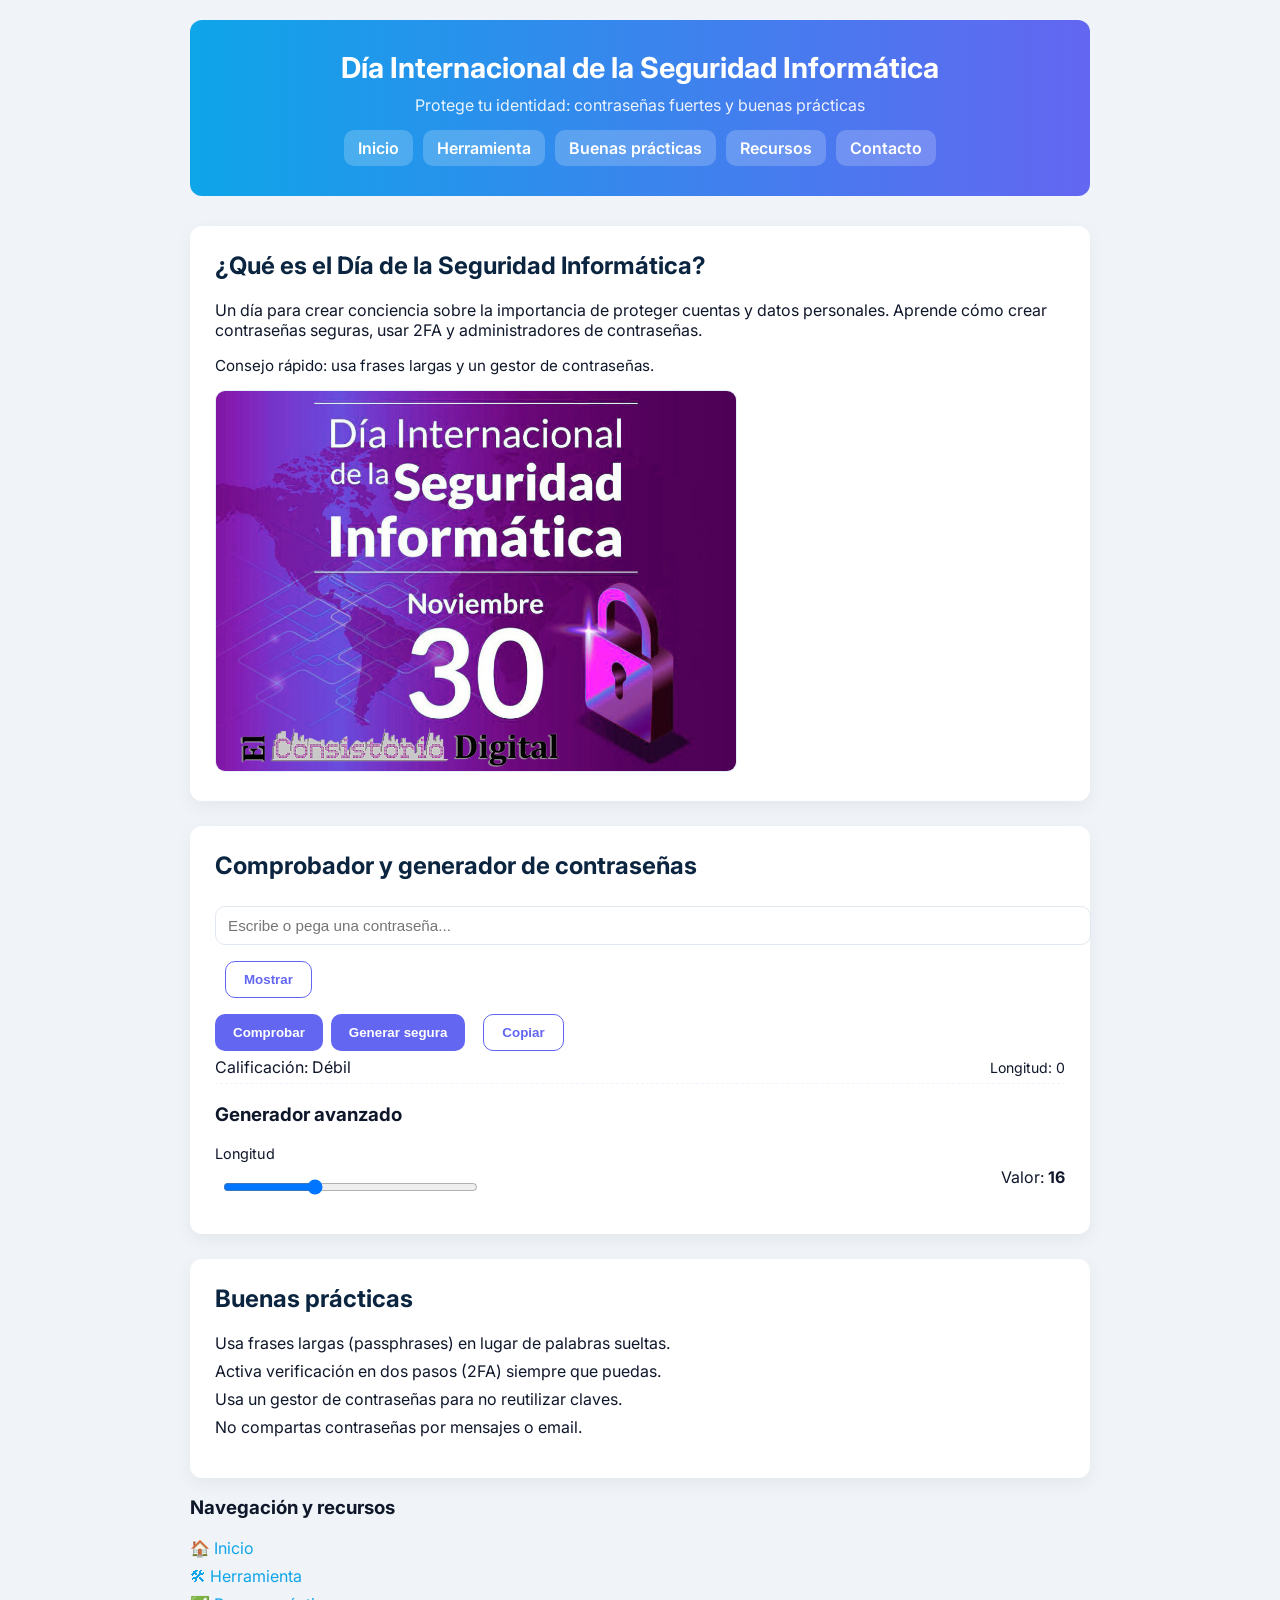
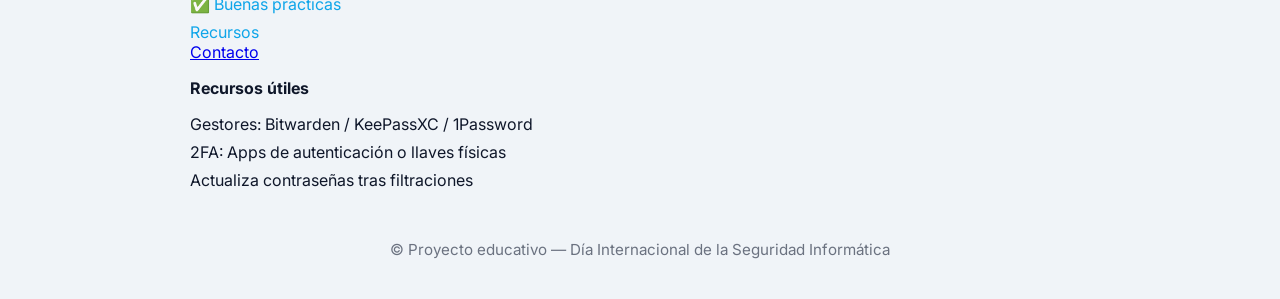
<file: index.html>
<!doctype html>
<html lang="es">
<head>
  <meta charset="utf-8" />
  <meta name="viewport" content="width=device-width,initial-scale=1" />
  <title>Día de la Seguridad Informática — Contraseñas Seguras</title>
  <meta name="description" content="Consejos y herramientas para crear contraseñas seguras.">

  <!-- Fuente -->
  <link href="https://fonts.googleapis.com/css2?family=Inter:wght@300;400;600;700&display=swap" rel="stylesheet">

  <!-- Archivo CSS -->
  <link rel="stylesheet" href="styles.css">
</head>

<body>
  <div class="page">
    <!-- Header principal -->
    <header class="site" role="banner">
      <div>
        <h1>Día Internacional de la Seguridad Informática</h1>
        <p>Protege tu identidad: contraseñas fuertes y buenas prácticas </p>
      </div>

      <nav class="topnav" aria-label="Navegación principal">
        <a href="index.html">Inicio</a>
        <a href="herramienta.html">Herramienta</a>
        <a href="buenas-practicas.html">Buenas prácticas</a>
        <a href="recursos.html">Recursos</a>
        <a href="contacto.html">Contacto</a>
        
      </nav>
    </header>

    <!-- Contenido principal -->
    <div class="content">
      <main class="card" role="main">
        
        <!-- Sección hero -->
        <section class="card-section hero" id="inicio" aria-labelledby="hero-title">
          <div class="text">
            <h2 id="hero-title">¿Qué es el Día de la Seguridad Informática?</h2>
            <p>Un día para crear conciencia sobre la importancia de proteger cuentas y datos personales. Aprende cómo crear contraseñas seguras, usar 2FA y administradores de contraseñas.</p>
            <p style="margin-top:8px; color:var(--muted); font-size:0.95rem">Consejo rápido: usa frases largas y un gestor de contraseñas.</p>
          </div>

          <div style="width:520px;">
            <img src="dia-seguridad-informatica-optimized.jpg.webp" alt="Maqueta de layout" style="width:100%; border-radius:10px; border:1px solid #e6eef8" />
          </div>
        </section>

        <!-- Herramienta -->
        <article class="card-section" id="herramienta" aria-labelledby="tool-title">
          <header><h2 class="section-title" id="tool-title">Comprobador y generador de contraseñas</h2></header>

          <div class="pw-tools">
            <div class="pw-row">
              <input id="pwInput" type="password" placeholder="Escribe o pega una contraseña..." aria-label="Contraseña">
              <button id="toggleReveal" class="ghost" aria-pressed="false">Mostrar</button>
            </div>

            <div style="display:flex; gap:8px;">
              <button id="checkBtn">Comprobar</button>
              <button id="genBtn">Generar segura</button>
              <button id="copyBtn" class="ghost">Copiar</button>
            </div>

            <div class="meter"><span id="meterBar"></span></div>

            <div style="display:flex; justify-content:space-between; margin-top:6px; align-items:center;">
              <div id="meterText" style="color:var(--muted)">Calificación: —</div>
              <div style="font-size:0.88rem; color:var(--muted)">Longitud: <span id="pwLen">0</span></div>
            </div>

            <hr style="border:none; border-top:1px dashed #eef5ff; margin:6px 0" />

            <!-- Generador avanzado -->
            <section aria-labelledby="gen-title">
              <h3 id="gen-title">Generador avanzado</h3>
              <div style="display:flex; gap:8px; align-items:center;">
                <label style="font-size:0.9rem; color:var(--muted)">
                  Longitud
                  <input id="lenRange" type="range" min="8" max="32" value="16" style="margin-left:8px" />
                </label>

                <div style="margin-left:auto; color:var(--muted)">Valor: <strong id="lenVal">16</strong></div>
              </div>
            </section>
          </div>
        </article>

        <!-- Buenas prácticas -->
        <section class="card-section" id="buenas-practicas" aria-labelledby="pract-title">
          <header><h2 class="section-title" id="pract-title">Buenas prácticas</h2></header>
          <ul class="tips">
            <li>Usa frases largas (passphrases) en lugar de palabras sueltas.</li>
            <li>Activa verificación en dos pasos (2FA) siempre que puedas.</li>
            <li>Usa un gestor de contraseñas para no reutilizar claves.</li>
            <li>No compartas contraseñas por mensajes o email.</li>
          </ul>
        </section>

      </main>

      <!-- Sidebar -->
      <aside class="sidebar" role="complementary" aria-labelledby="side-title">
        <h3 id="side-title">Navegación y recursos</h3>

        <nav aria-label="Navegación secundaria">
          <ul style="list-style:none; padding-left:0;">
            <li><a href="inicio.html">🏠 Inicio</a></li>
            <li><a href="herramienta.html">🛠 Herramienta</a></li>
            <li><a href="buenas-practicas.html">✅ Buenas prácticas</a></li>
            <li><a href="recursos.html">Recursos</a>
            </li><a href="contacto.html">Contacto</a>
          </ul>
        </nav>

        <strong>Recursos útiles</strong>
        <ul class="tips">
          <li>Gestores: Bitwarden / KeePassXC / 1Password</li>
          <li>2FA: Apps de autenticación o llaves físicas</li>
          <li>Actualiza contraseñas tras filtraciones</li>
        </ul>
      </aside>
    </div>

    <!-- Footer -->
    <footer class="page" role="contentinfo">
      © Proyecto educativo — Día Internacional de la Seguridad Informática
    </footer>
  </div>

  <!-- Archivo JS -->
  <script src="script.js"></script>

</body>
</html>
</file>
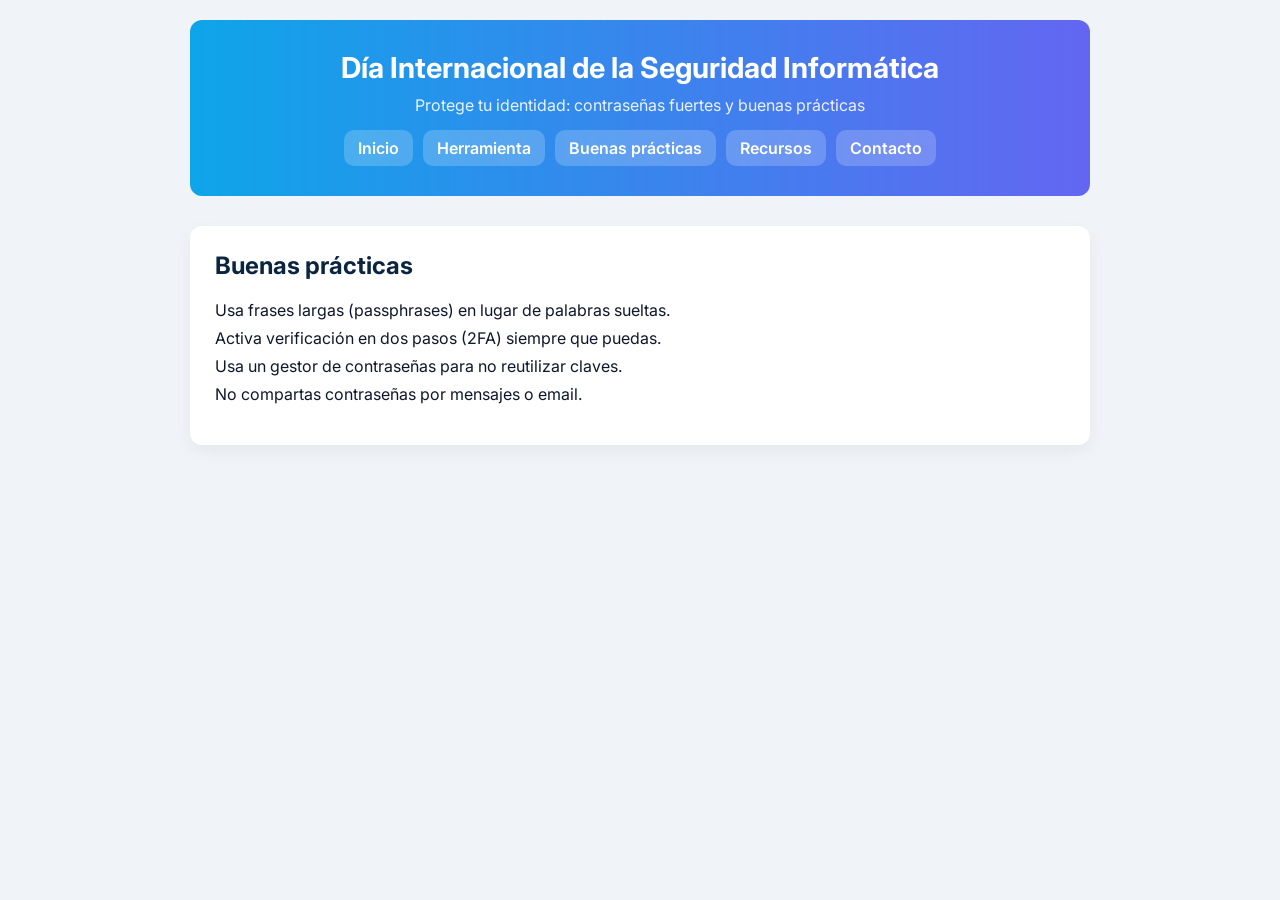
<file: buenas-practicas.html>
<!doctype html>
<html lang="es">
<head>
  <meta charset="utf-8" />
  <meta name="viewport" content="width=device-width,initial-scale=1" />
  <title>Día de la Seguridad Informática — Contraseñas Seguras</title>
  <meta name="description" content="Consejos y herramientas para crear contraseñas seguras.">

  <!-- Fuente -->
  <link href="https://fonts.googleapis.com/css2?family=Inter:wght@300;400;600;700&display=swap" rel="stylesheet">

  <!-- Archivo CSS -->
  <link rel="stylesheet" href="styles.css">
</head>

<body>
  <div class="page">
    <!-- Header principal -->
    <header class="site" role="banner">
      <div>
        <h1>Día Internacional de la Seguridad Informática</h1>
        <p>Protege tu identidad: contraseñas fuertes y buenas prácticas </p>
      </div>

      <nav class="topnav" aria-label="Navegación principal">
        <a href="index.html">Inicio</a>
        <a href="herramienta.html">Herramienta</a>
        <a href="buenas-practicas.html">Buenas prácticas</a>
        <a href="recursos.html">Recursos</a>
        <a href="contacto.html">Contacto</a>
        
      </nav>
    </header>
    
     <!-- Buenas prácticas -->
        <section class="card-section" id="buenas-practicas" aria-labelledby="pract-title">
          <header><h2 class="section-title" id="pract-title">Buenas prácticas</h2></header>
          <ul class="tips">
            <li>Usa frases largas (passphrases) en lugar de palabras sueltas.</li>
            <li>Activa verificación en dos pasos (2FA) siempre que puedas.</li>
            <li>Usa un gestor de contraseñas para no reutilizar claves.</li>
            <li>No compartas contraseñas por mensajes o email.</li>
          </ul>
        </section>

      </main>
</file>
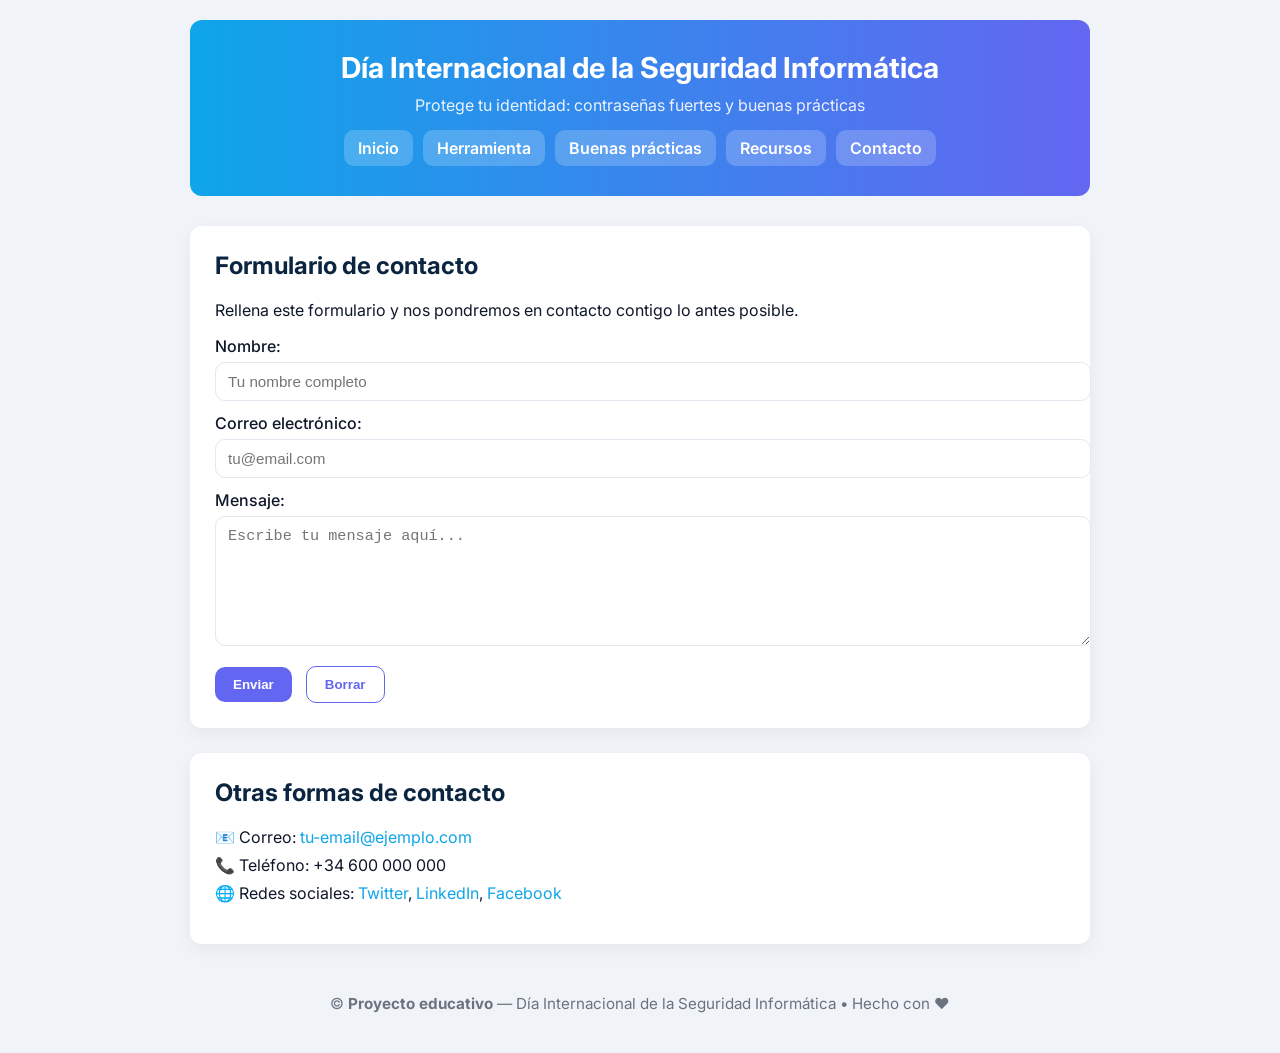
<file: contacto.html>
<!DOCTYPE html>
<html lang="es">
<head>
  <meta charset="UTF-8">
  <meta name="viewport" content="width=device-width, initial-scale=1.0">
  <title>Contacto — Seguridad Informática</title>
  <link href="https://fonts.googleapis.com/css2?family=Inter:wght@300;400;600;700&display=swap" rel="stylesheet">
  <style>
    body {
      font-family: 'Inter', sans-serif;
      margin: 0;
      background: #f0f4f8;
      color: #0f172a;
    }
    .page {
      max-width: 900px;
      margin: 0 auto;
      padding: 20px;
    }
    header.site {
      text-align: center;
      background: linear-gradient(90deg, #0ea5e9, #6366f1);
      color: #fff;
      border-radius: 12px;
      padding: 30px 20px;
      margin-bottom: 30px;
    }
    header.site h1 {
      margin: 0 0 10px;
      font-size: 1.8rem;
    }
    header.site p {
      margin: 0;
      opacity: 0.9;
    }
    nav.topnav {
      margin-top: 15px;
      display: flex;
      justify-content: center;
      gap: 10px;
      flex-wrap: wrap;
    }
    nav.topnav a {
      text-decoration: none;
      color: white;
      padding: 8px 14px;
      border-radius: 10px;
      font-weight: 600;
      background: rgba(255,255,255,0.2);
      transition: 0.3s;
    }
    nav.topnav a:hover {
      background: rgba(255,255,255,0.35);
    }

    main.card {
      display: flex;
      flex-direction: column;
      gap: 25px;
    }
    .card-section {
      background: #fff;
      border-radius: 12px;
      padding: 25px;
      box-shadow: 0 6px 18px rgba(0,0,0,0.05);
      transition: transform 0.2s, box-shadow 0.2s;
    }
    .card-section:hover {
      transform: translateY(-2px);
      box-shadow: 0 8px 22px rgba(0,0,0,0.08);
    }
    .card-section h2 {
      margin-top: 0;
      color: #0b2540;
    }
    form label {
      font-weight: 500;
      display: block;
      margin-top: 12px;
    }
    input, textarea {
      width: 100%;
      padding: 10px 12px;
      margin-top: 6px;
      border-radius: 10px;
      border: 1px solid #e2e8f0;
      font-size: 0.95rem;
    }
    button {
      background: #6366f1;
      color: white;
      border: none;
      padding: 10px 18px;
      border-radius: 10px;
      cursor: pointer;
      font-weight: 600;
      margin-top: 16px;
      transition: 0.2s;
    }
    button:hover {
      background: #4f46e5;
    }
    button.ghost {
      background: transparent;
      border: 1px solid #6366f1;
      color: #6366f1;
      margin-left: 10px;
    }
    ul {
      list-style: none;
      padding-left: 0;
    }
    ul li {
      margin-top: 8px;
    }
    ul li a {
      color: #0ea5e9;
      text-decoration: none;
    }
    ul li a:hover {
      text-decoration: underline;
    }
    footer.page {
      text-align: center;
      color: #6b7280;
      margin-top: 30px;
      font-size: 0.95rem;
    }
    @media (max-width:600px){
      nav.topnav {
        flex-direction: column;
      }
    }
  </style>
</head>
<body>
  <div class="page">
    <!-- Header principal -->
    <header class="site" role="banner">
      <div>
        <h1>Día Internacional de la Seguridad Informática</h1>
        <p>Protege tu identidad: contraseñas fuertes y buenas prácticas </p>
      </div>

      <nav class="topnav" aria-label="Navegación principal">
        <a href="index.html">Inicio</a>
        <a href="herramienta.html">Herramienta</a>
        <a href="buenas-practicas.html">Buenas prácticas</a>
        <a href="recursos.html">Recursos</a>
        <a href="contacto.html">Contacto</a>
        
      </nav>
    </header>

    <main class="card">
      <section class="card-section">
        <h2>Formulario de contacto</h2>
        <p>Rellena este formulario y nos pondremos en contacto contigo lo antes posible.</p>
        <form action="mailto:tu-email@ejemplo.com" method="post" enctype="text/plain">
          <label for="name">Nombre:</label>
          <input type="text" id="name" name="name" placeholder="Tu nombre completo" required>

          <label for="email">Correo electrónico:</label>
          <input type="email" id="email" name="email" placeholder="tu@email.com" required>

          <label for="message">Mensaje:</label>
          <textarea id="message" name="message" rows="6" placeholder="Escribe tu mensaje aquí..." required></textarea>

          <button type="submit">Enviar</button>
          <button type="reset" class="ghost">Borrar</button>
        </form>
      </section>

      <section class="card-section">
        <h2>Otras formas de contacto</h2>
        <ul>
          <li>📧 Correo: <a href="mailto:tu-email@ejemplo.com">tu-email@ejemplo.com</a></li>
          <li>📞 Teléfono: +34 600 000 000</li>
          <li>🌐 Redes sociales: 
            <a href="#">Twitter</a>, 
            <a href="#">LinkedIn</a>, 
            <a href="#">Facebook</a>
          </li>
        </ul>
      </section>
    </main>

    <footer class="page">
      © <strong>Proyecto educativo</strong> — Día Internacional de la Seguridad Informática • Hecho con ❤️
    </footer>
  </div>
</body>
</html>
</file>
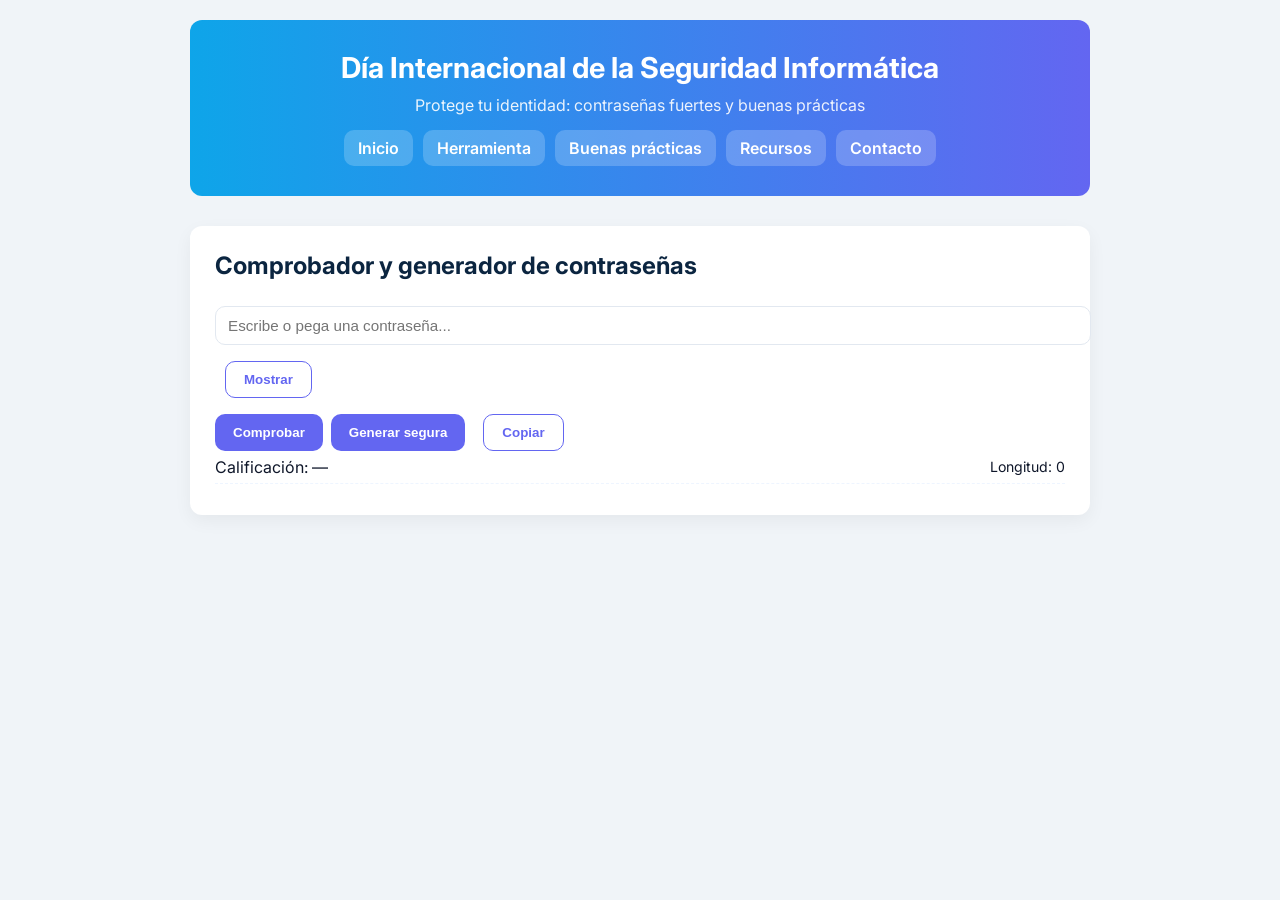
<file: herramienta.html>
<!doctype html>
<html lang="es">
<head>
  <meta charset="utf-8" />
  <meta name="viewport" content="width=device-width,initial-scale=1" />
  <title>Día de la Seguridad Informática — Contraseñas Seguras</title>
  <meta name="description" content="Consejos y herramientas para crear contraseñas seguras.">

  <!-- Fuente -->
  <link href="https://fonts.googleapis.com/css2?family=Inter:wght@300;400;600;700&display=swap" rel="stylesheet">

  <!-- Archivo CSS -->
  <link rel="stylesheet" href="styles.css">
</head>

<body>
  <div class="page">
    <!-- Header principal -->
    <header class="site" role="banner">
      <div>
        <h1>Día Internacional de la Seguridad Informática</h1>
        <p>Protege tu identidad: contraseñas fuertes y buenas prácticas </p>
      </div>

      <nav class="topnav" aria-label="Navegación principal">
        <a href="index.html">Inicio</a>
        <a href="herramienta.html">Herramienta</a>
        <a href="buenas-practicas.html">Buenas prácticas</a>
        <a href="recursos.html">Recursos</a>
        <a href="contacto.html">Contacto</a>
        
      </nav>
    </header>
      <!-- Herramienta -->
        <article class="card-section" id="herramienta" aria-labelledby="tool-title">
          <header><h2 class="section-title" id="tool-title">Comprobador y generador de contraseñas</h2></header>

          <div class="pw-tools">
            <div class="pw-row">
              <input id="pwInput" type="password" placeholder="Escribe o pega una contraseña..." aria-label="Contraseña">
              <button id="toggleReveal" class="ghost" aria-pressed="false">Mostrar</button>
            </div>

            <div style="display:flex; gap:8px;">
              <button id="checkBtn">Comprobar</button>
              <button id="genBtn">Generar segura</button>
              <button id="copyBtn" class="ghost">Copiar</button>
            </div>

            <div class="meter"><span id="meterBar"></span></div>

            <div style="display:flex; justify-content:space-between; margin-top:6px; align-items:center;">
              <div id="meterText" style="color:var(--muted)">Calificación: —</div>
              <div style="font-size:0.88rem; color:var(--muted)">Longitud: <span id="pwLen">0</span></div>
            </div>

            <hr style="border:none; border-top:1px dashed #eef5ff; margin:6px 0" />
</file>
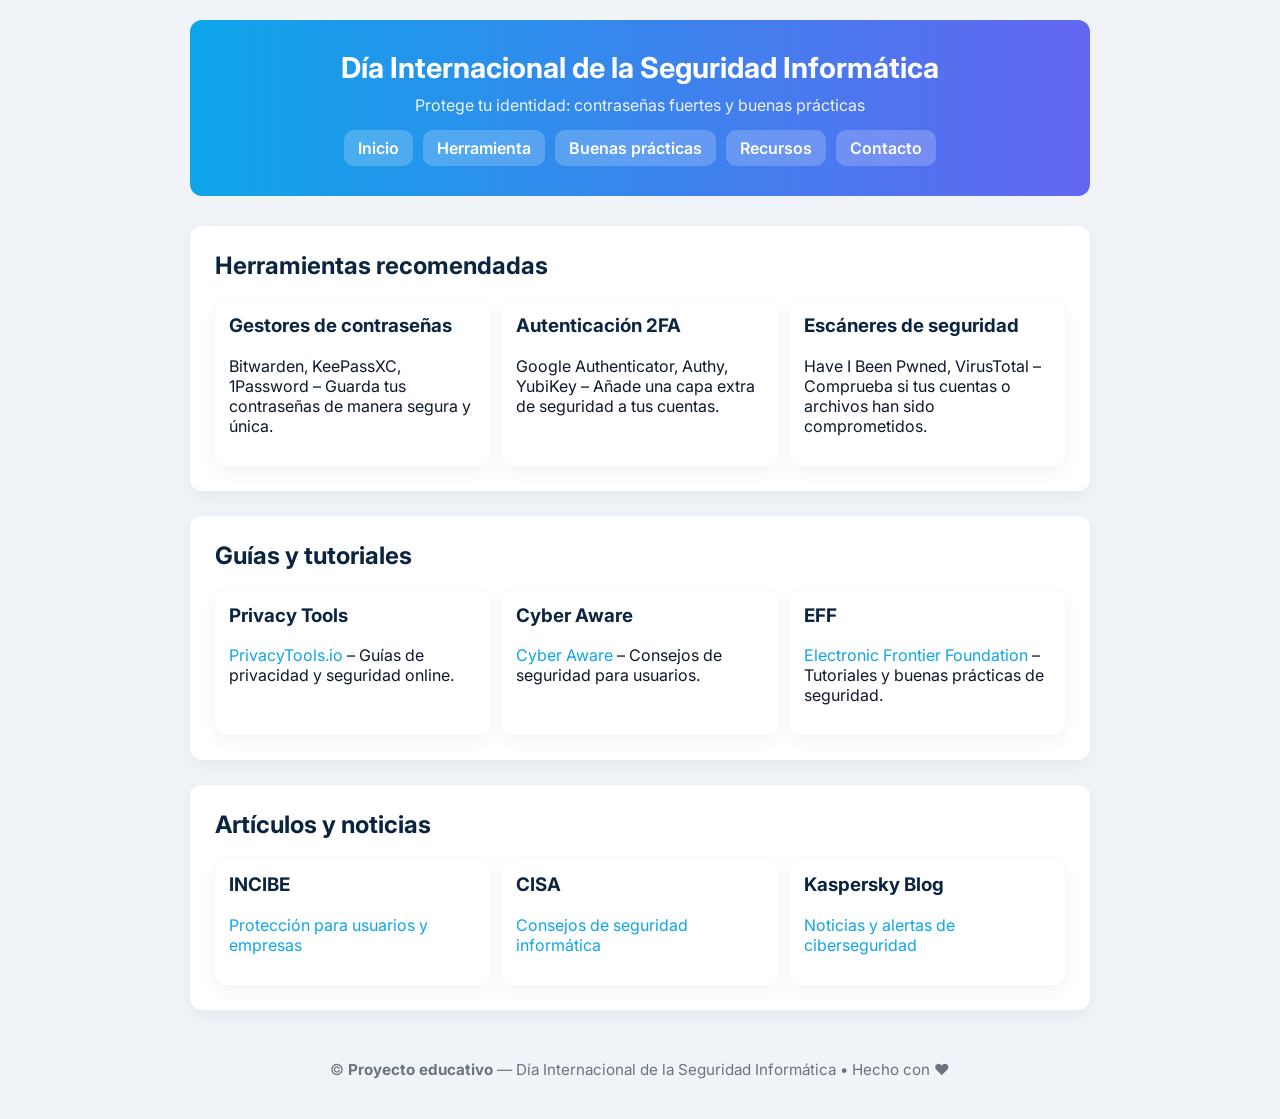
<file: recursos.html>
<!doctype html>
<html lang="es">
<head>
  <meta charset="utf-8" />
  <meta name="viewport" content="width=device-width,initial-scale=1" />
  <title>Día de la Seguridad Informática — Contraseñas Seguras</title>
  <meta name="description" content="Consejos y herramientas para crear contraseñas seguras.">

  <!-- Fuente -->
  <link href="https://fonts.googleapis.com/css2?family=Inter:wght@300;400;600;700&display=swap" rel="stylesheet">

  <!-- Archivo CSS -->
  <link rel="stylesheet" href="styles.css">
</head>

<body>
  <div class="page">
    <!-- Header principal -->
    <header class="site" role="banner">
      <div>
        <h1>Día Internacional de la Seguridad Informática</h1>
        <p>Protege tu identidad: contraseñas fuertes y buenas prácticas </p>
      </div>

      <nav class="topnav" aria-label="Navegación principal">
        <a href="index.html">Inicio</a>
        <a href="herramienta.html">Herramienta</a>
        <a href="buenas-practicas.html">Buenas prácticas</a>
        <a href="recursos.html">Recursos</a>
        <a href="contacto.html">Contacto</a>
        
      </nav>
    </header>

    <!-- Contenido principal -->
    <main class="card">
      <!-- Tarjetas de recursos -->
      <section class="card-section" aria-labelledby="herramientas-title">
        <header>
          <h2 id="herramientas-title">Herramientas recomendadas</h2>
        </header>
        <div class="grid-resources">
          <div class="resource-card">
            <h3>Gestores de contraseñas</h3>
            <p>Bitwarden, KeePassXC, 1Password – Guarda tus contraseñas de manera segura y única.</p>
          </div>
          <div class="resource-card">
            <h3>Autenticación 2FA</h3>
            <p>Google Authenticator, Authy, YubiKey – Añade una capa extra de seguridad a tus cuentas.</p>
          </div>
          <div class="resource-card">
            <h3>Escáneres de seguridad</h3>
            <p>Have I Been Pwned, VirusTotal – Comprueba si tus cuentas o archivos han sido comprometidos.</p>
          </div>
        </div>
      </section>

      <section class="card-section" aria-labelledby="guias-title">
        <header>
          <h2 id="guias-title">Guías y tutoriales</h2>
        </header>
        <div class="grid-resources">
          <div class="resource-card">
            <h3>Privacy Tools</h3>
            <p><a href="https://www.privacytools.io/" target="_blank">PrivacyTools.io</a> – Guías de privacidad y seguridad online.</p>
          </div>
          <div class="resource-card">
            <h3>Cyber Aware</h3>
            <p><a href="https://www.cyberaware.gov.uk/" target="_blank">Cyber Aware</a> – Consejos de seguridad para usuarios.</p>
          </div>
          <div class="resource-card">
            <h3>EFF</h3>
            <p><a href="https://www.eff.org/" target="_blank">Electronic Frontier Foundation</a> – Tutoriales y buenas prácticas de seguridad.</p>
          </div>
        </div>
      </section>

      <section class="card-section" aria-labelledby="articulos-title">
        <header>
          <h2 id="articulos-title">Artículos y noticias</h2>
        </header>
        <div class="grid-resources">
          <div class="resource-card">
            <h3>INCIBE</h3>
            <p><a href="https://www.incibe.es/protege-tu-empresa" target="_blank">Protección para usuarios y empresas</a></p>
          </div>
          <div class="resource-card">
            <h3>CISA</h3>
            <p><a href="https://www.cisa.gov/uscert/ncas/tips" target="_blank">Consejos de seguridad informática</a></p>
          </div>
          <div class="resource-card">
            <h3>Kaspersky Blog</h3>
            <p><a href="https://www.kaspersky.es/blog" target="_blank">Noticias y alertas de ciberseguridad</a></p>
          </div>
        </div>
      </section>
    </main>

    <!-- Footer -->
    <footer class="page">
      © <strong>Proyecto educativo</strong> — Día Internacional de la Seguridad Informática • Hecho con ❤️
    </footer>
  </div>

  <!-- Estilos específicos para las tarjetas -->
  <style>
    .grid-resources {
      display: grid;
      grid-template-columns: repeat(auto-fit, minmax(240px, 1fr));
      gap: 12px;
      margin-top: 10px;
    }
    .resource-card {
      background: #ffffff;
      border-radius: 12px;
      padding: 14px;
      box-shadow: 0 6px 18px rgba(0,0,0,0.05);
      transition: transform 0.2s, box-shadow 0.2s;
    }
    .resource-card:hover {
      transform: translateY(-3px);
      box-shadow: 0 8px 20px rgba(0,0,0,0.08);
    }
    .resource-card h3 {
      margin-top: 0;
      color: #0b2540;
    }
    .resource-card a {
      color: #0ea5e9;
      text-decoration: none;
    }
    .resource-card a:hover {
      text-decoration: underline;
    }
  </style>
</body>
</html>
</file>
<file: styles.css>
body {
      font-family: 'Inter', sans-serif;
      margin: 0;
      background: #f0f4f8;
      color: #0f172a;
    }
    .page {
      max-width: 900px;
      margin: 0 auto;
      padding: 20px;
    }
    header.site {
      text-align: center;
      background: linear-gradient(90deg, #0ea5e9, #6366f1);
      color: #fff;
      border-radius: 12px;
      padding: 30px 20px;
      margin-bottom: 30px;
    }
    header.site h1 {
      margin: 0 0 10px;
      font-size: 1.8rem;
    }
    header.site p {
      margin: 0;
      opacity: 0.9;
    }
    nav.topnav {
      margin-top: 15px;
      display: flex;
      justify-content: center;
      gap: 10px;
      flex-wrap: wrap;
    }
    nav.topnav a {
      text-decoration: none;
      color: white;
      padding: 8px 14px;
      border-radius: 10px;
      font-weight: 600;
      background: rgba(255,255,255,0.2);
      transition: 0.3s;
    }
    nav.topnav a:hover {
      background: rgba(255,255,255,0.35);
    }

    main.card {
      display: flex;
      flex-direction: column;
      gap: 25px;
    }
    .card-section {
      background: #fff;
      border-radius: 12px;
      padding: 25px;
      box-shadow: 0 6px 18px rgba(0,0,0,0.05);
      transition: transform 0.2s, box-shadow 0.2s;
    }
    .card-section:hover {
      transform: translateY(-2px);
      box-shadow: 0 8px 22px rgba(0,0,0,0.08);
    }
    .card-section h2 {
      margin-top: 0;
      color: #0b2540;
    }
    form label {
      font-weight: 500;
      display: block;
      margin-top: 12px;
    }
    input, textarea {
      width: 100%;
      padding: 10px 12px;
      margin-top: 6px;
      border-radius: 10px;
      border: 1px solid #e2e8f0;
      font-size: 0.95rem;
    }
    button {
      background: #6366f1;
      color: white;
      border: none;
      padding: 10px 18px;
      border-radius: 10px;
      cursor: pointer;
      font-weight: 600;
      margin-top: 16px;
      transition: 0.2s;
    }
    button:hover {
      background: #4f46e5;
    }
    button.ghost {
      background: transparent;
      border: 1px solid #6366f1;
      color: #6366f1;
      margin-left: 10px;
    }
    ul {
      list-style: none;
      padding-left: 0;
    }
    ul li {
      margin-top: 8px;
    }
    ul li a {
      color: #0ea5e9;
      text-decoration: none;
    }
    ul li a:hover {
      text-decoration: underline;
    }
    footer.page {
      text-align: center;
      color: #6b7280;
      margin-top: 30px;
      font-size: 0.95rem;
    }
    @media (max-width:600px){
      nav.topnav {
        flex-direction: column;
      }
    }
</file>
